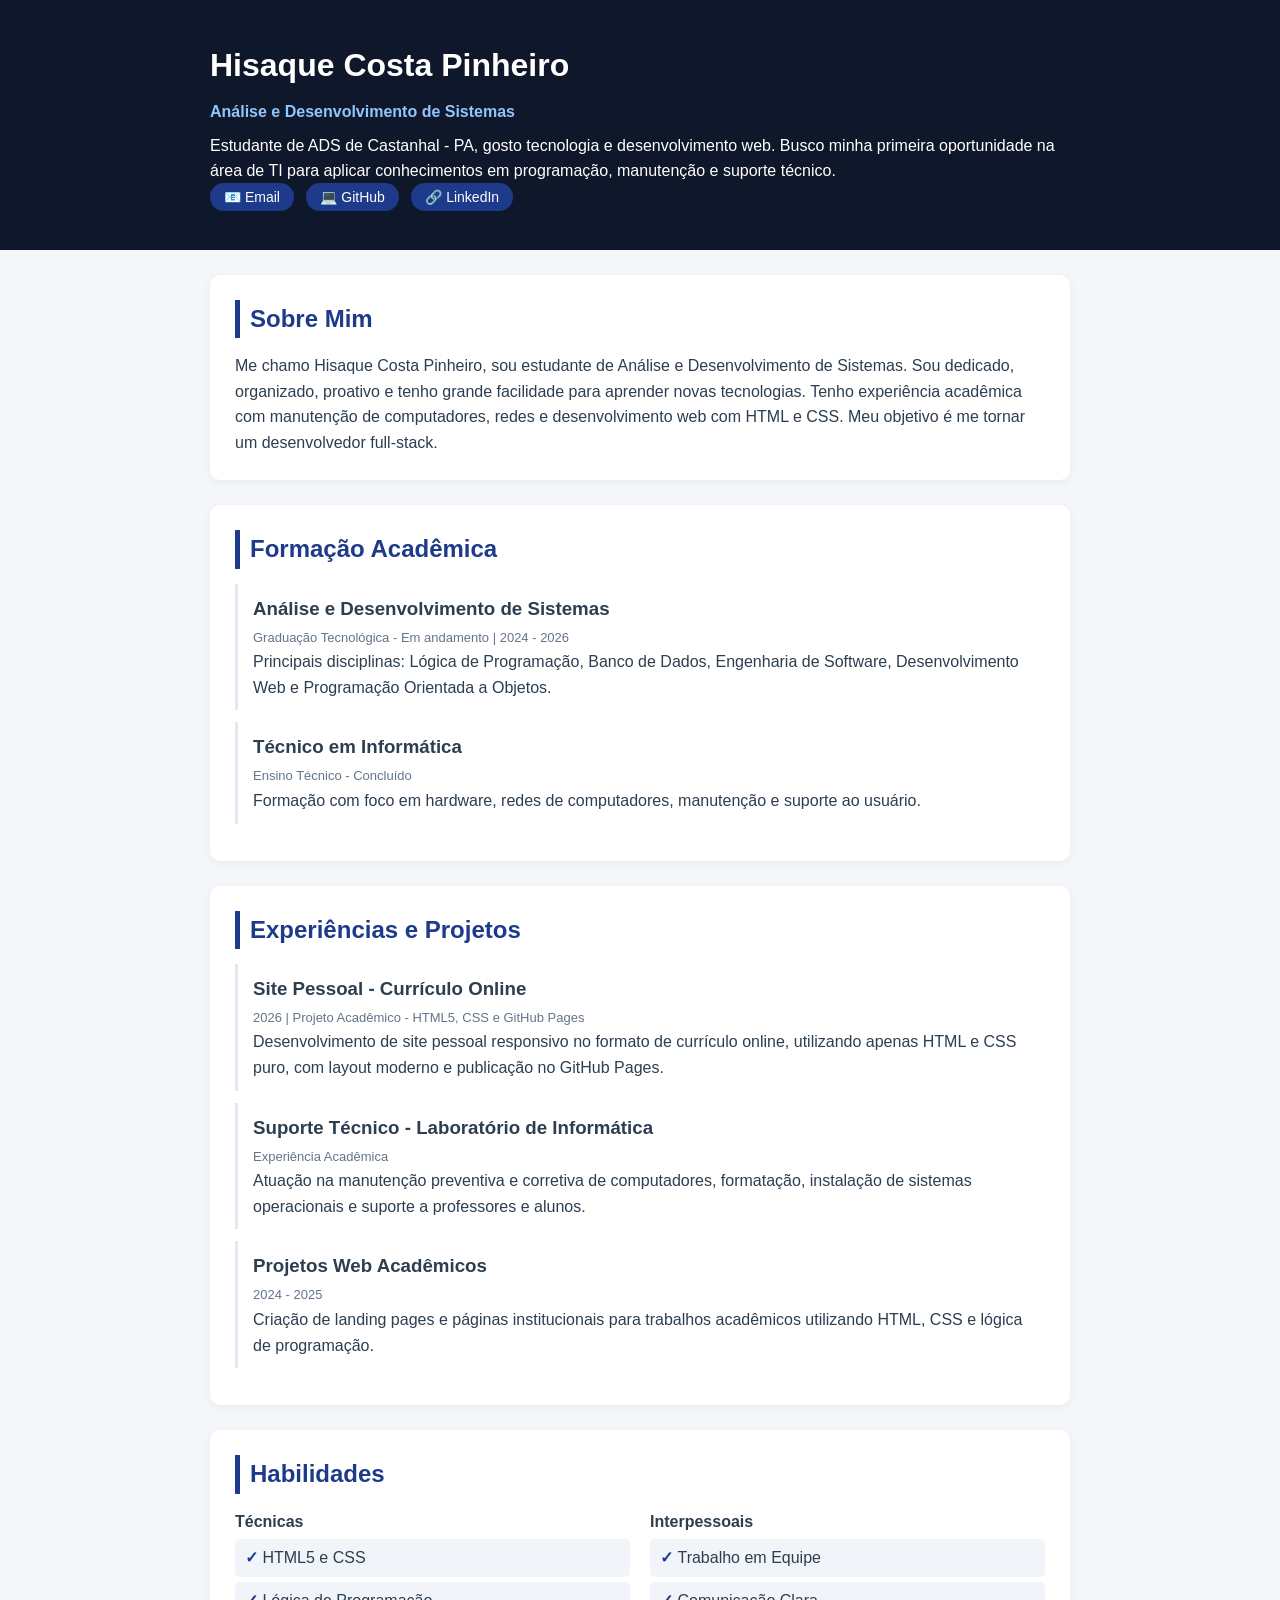
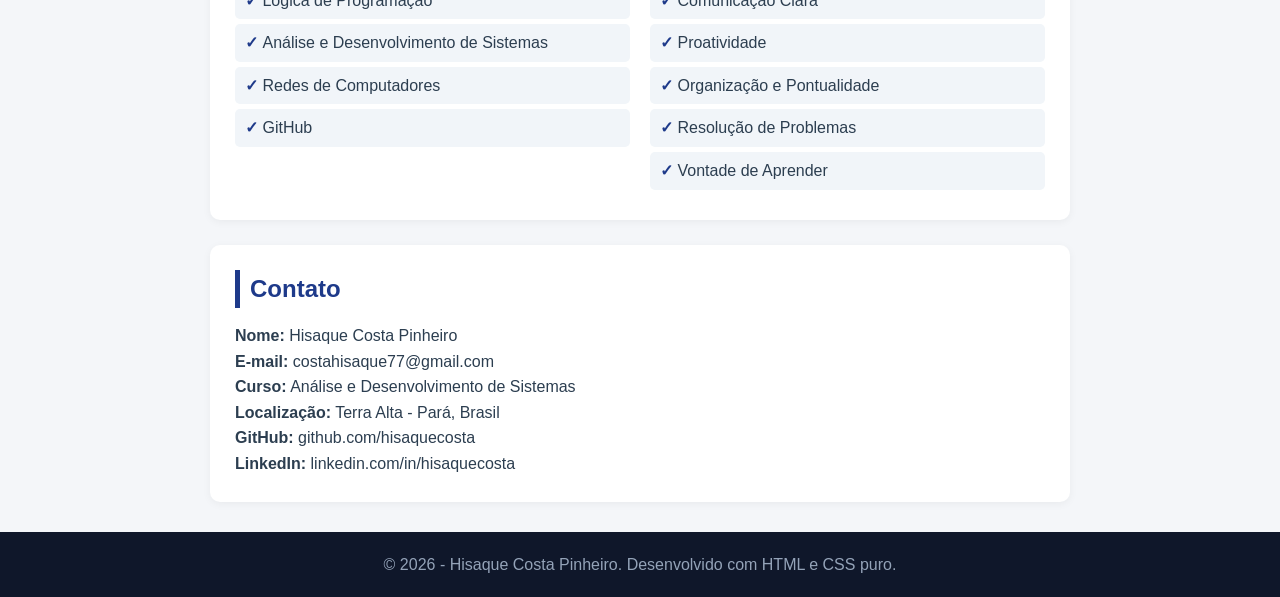
<file: index.html>
<!DOCTYPE html>
<html lang="pt-BR">
<head>
    <meta charset="UTF-8">
    <meta name="viewport" content="width=device-width, initial-scale=1.0">
    <title>Hisaque Costa Pinheiro - Currículo</title>
    <link rel="stylesheet" href="style.css">
</head>
<body>
    <header>
        <div class="container header-content">
      
            <div class="info-header">
                <h1>Hisaque Costa Pinheiro</h1>
                <p class="subtitulo">Análise e Desenvolvimento de Sistemas</p>
                <p class="apresentacao">
                    Estudante de ADS de Castanhal - PA, gosto tecnologia e desenvolvimento web. 
                    Busco minha primeira oportunidade na área de TI para aplicar conhecimentos em programação, 
                    manutenção e suporte técnico.
                </p>
                <div class="links">
                    <a href="mailto:costahisaque77@gmail.com">📧 Email</a>
                    <a href="https://github.com/Costahisaque77-pixel" target="_blank">💻 GitHub</a>
                    <a href="https://linkedin.com/in/hisaquecosta" target="_blank">🔗 LinkedIn</a>
                  
                </div>
            </div>
        </div>
    </header>

    <main class="container">
        <section id="sobre">
            <h2>Sobre Mim</h2>
            <p>
                Me chamo Hisaque Costa Pinheiro, sou estudante de Análise e Desenvolvimento de Sistemas.
                Sou dedicado, organizado, proativo e tenho grande facilidade para aprender novas tecnologias.
                Tenho experiência acadêmica com manutenção de computadores, redes e desenvolvimento web com HTML e CSS.
                Meu objetivo é me tornar um desenvolvedor full-stack.
            </p>
        </section>

        <section id="formacao">
            <h2>Formação Acadêmica</h2>
            <div class="card">
                <h3>Análise e Desenvolvimento de Sistemas</h3>
                <span>Graduação Tecnológica - Em andamento | 2024 - 2026</span>
                <p>Principais disciplinas: Lógica de Programação, Banco de Dados, Engenharia de Software, Desenvolvimento Web e Programação Orientada a Objetos.</p>
            </div>
            <div class="card">
                <h3>Técnico em Informática</h3>
                <span>Ensino Técnico - Concluído</span>
                <p>Formação com foco em hardware, redes de computadores, manutenção e suporte ao usuário.</p>
            </div>
        </section>

        <section id="experiencia">
            <h2>Experiências e Projetos</h2>
            <div class="card">
                <h3>Site Pessoal - Currículo Online</h3>
                <span>2026 | Projeto Acadêmico - HTML5, CSS e GitHub Pages</span>
                <p>Desenvolvimento de site pessoal responsivo no formato de currículo online, utilizando apenas HTML e CSS puro, com layout moderno e publicação no GitHub Pages.</p>
            </div>
            <div class="card">
                <h3>Suporte Técnico - Laboratório de Informática</h3>
                <span>Experiência Acadêmica</span>
                <p>Atuação na manutenção preventiva e corretiva de computadores, formatação, instalação de sistemas operacionais e suporte a professores e alunos.</p>
            </div>
            <div class="card">
                <h3>Projetos Web Acadêmicos</h3>
                <span>2024 - 2025</span>
                <p>Criação de landing pages e páginas institucionais para trabalhos acadêmicos utilizando HTML, CSS e lógica de programação.</p>
            </div>
        </section>

        <section id="habilidades">
            <h2>Habilidades</h2>
            <div class="grid">
                <div class="coluna">
                    <h4>Técnicas</h4>
                    <ul>
                        <li>HTML5 e CSS</li>
                        <li>Lógica de Programação</li>
                        <li>Análise e Desenvolvimento de Sistemas</li>
                       
                        <li>Redes de Computadores</li>
                        <li>GitHub</li>
                      
                    </ul>
                </div>
                <div class="coluna">
                    <h4>Interpessoais</h4>
                    <ul>
                        <li>Trabalho em Equipe</li>
                        <li>Comunicação Clara</li>
                        <li>Proatividade</li>
                        <li>Organização e Pontualidade</li>
                        <li>Resolução de Problemas</li>
                        <li>Vontade de Aprender</li>
                    </ul>
                </div>
            </div>
        </section>

        <section id="contato">
            <h2>Contato</h2>
            <div class="contato-grid">
                <p><strong>Nome:</strong> Hisaque Costa Pinheiro</p>
                <p><strong>E-mail:</strong> costahisaque77@gmail.com</p>
                <p><strong>Curso:</strong> Análise e Desenvolvimento de Sistemas</p>
                <p><strong>Localização:</strong> Terra Alta - Pará, Brasil</p>
                <p><strong>GitHub:</strong> github.com/hisaquecosta</p>
                <p><strong>LinkedIn:</strong> linkedin.com/in/hisaquecosta</p>
            </div>
        </section>
    </main>

    <footer>
        <p>© 2026 - Hisaque Costa Pinheiro. Desenvolvido com HTML e CSS puro.</p>
    </footer>
</body>
</html>
</file>
<file: style.css>
* { margin:0; padding:0; box-sizing:border-box; }
body { font-family: Arial, sans-serif; background:#f4f6f9; color:#2c3e50; line-height:1.6; }
.container { max-width:900px; margin:auto; padding:0 20px; }

header { background:#0f172a; color:white; padding:40px 0; }
.header-content { display:flex; gap:30px; align-items:center; flex-wrap:wrap; }
.foto-perfil { width:160px; height:160px; border-radius:50%; object-fit:cover; border:4px solid #fff; }
.subtitulo { color:#93c5fd; font-weight:bold; margin:8px 0; }
.links a { color:white; background:#1e3a8a; padding:6px 14px; border-radius:20px; text-decoration:none; margin-right:8px; font-size:14px; }
.links a:hover { background:#3b82f6; }

section { background:white; margin:25px 0; padding:25px; border-radius:10px; box-shadow:0 2px 8px rgba(0,0,0,0.05); }
h2 { color:#1e3a8a; border-left:5px solid #1e3a8a; padding-left:10px; margin-bottom:15px; }
.card { border-left:3px solid #e2e8f0; padding:10px 15px; margin-bottom:12px; }
.card:hover { border-color:#1e3a8a; background:#f8fafc; }
.card span { color:#64748b; font-size:13px; }

.grid { display:grid; grid-template-columns:1fr 1fr; gap:20px; }
.grid ul { list-style:none; }
.grid li { background:#f1f5f9; margin:5px 0; padding:6px 10px; border-radius:5px; }
.grid li::before { content:"✓ "; color:#1e3a8a; font-weight:bold; }

footer { text-align:center; background:#0f172a; color:#94a3b8; padding:20px; margin-top:30px; }

@media(max-width:600px){
  .header-content { flex-direction:column; text-align:center; }
  .grid { grid-template-columns:1fr; }
}
</file>
